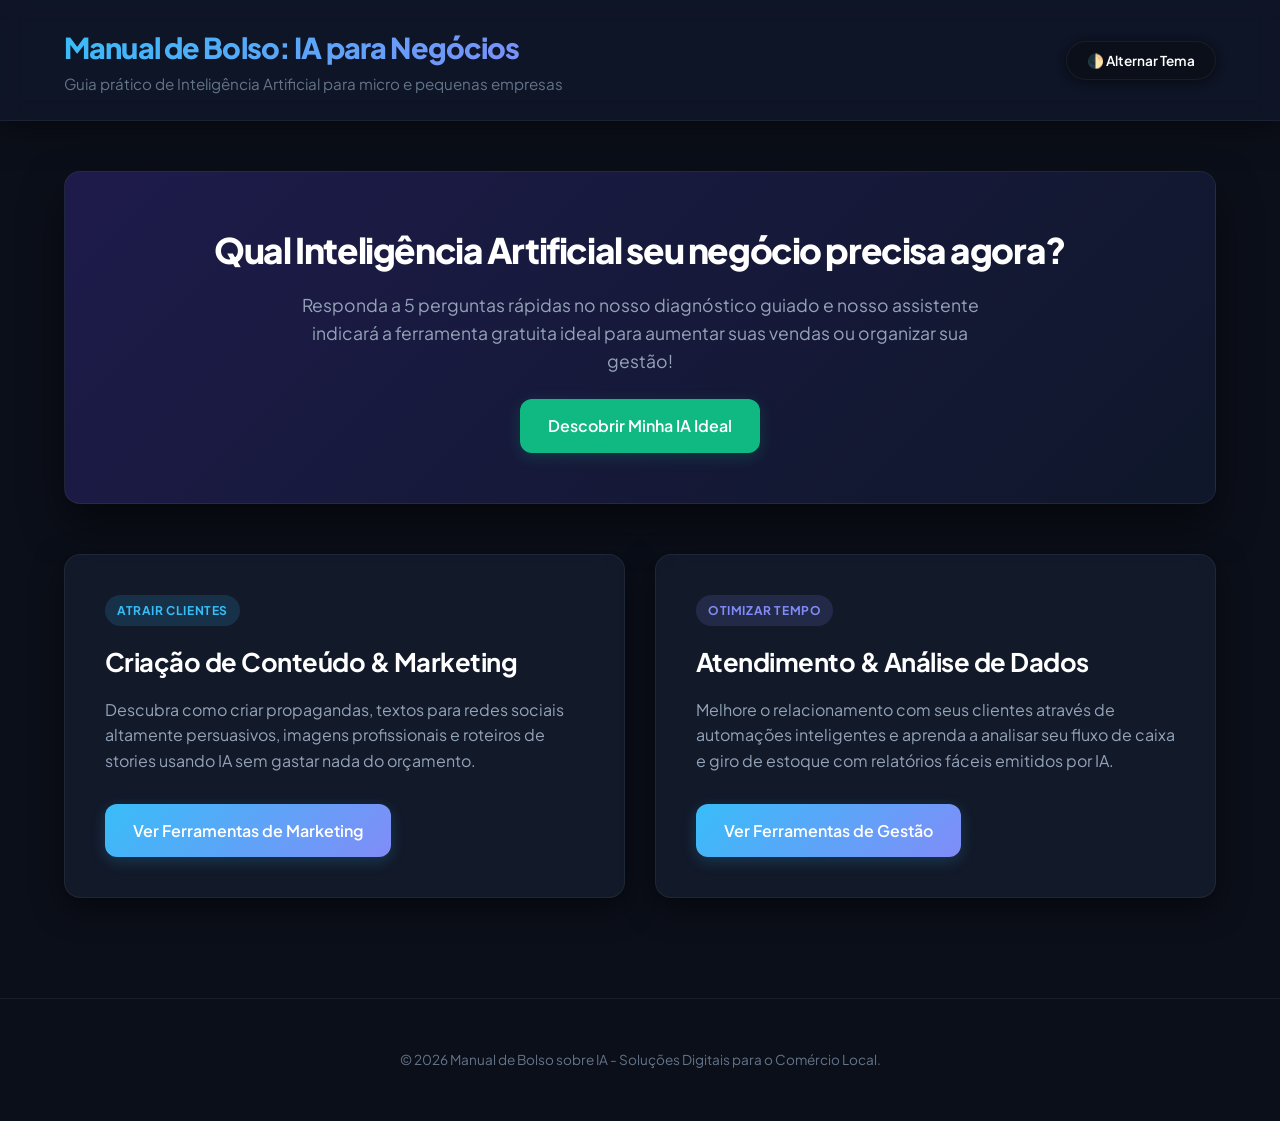
<file: index.html>
<!DOCTYPE html>
<html lang="pt-BR">
<head>
    <meta charset="UTF-8">
    <meta name="viewport" content="width=device-width, initial-scale=1.0">
    <title>Manual de Bolso - IA para Negócios</title>
    <link rel="stylesheet" href="CSS/style.css">
</head>
<body>
    <header>
        <div class="container header-layout">
            <div class="header-info">
                <h1>Manual de Bolso: IA para Negócios</h1>
                <p>Guia prático de Inteligência Artificial para micro e pequenas empresas</p>
            </div>
            <button id="theme-toggle" class="btn-theme" aria-label="Alternar tema">🌓 Alternar Tema</button>
        </div>
    </header>

    <main class="container">
        <!-- Call to Action para o Recomendador de IA -->
        <section class="quiz-banner">
            <h2>Qual Inteligência Artificial seu negócio precisa agora?</h2>
            <p>Responda a 5 perguntas rápidas no nosso diagnóstico guiado e nosso assistente indicará a ferramenta gratuita ideal para aumentar suas vendas ou organizar sua gestão!</p>
            <a href="recomendador.html" class="btn btn-quiz">Descobrir Minha IA Ideal</a>
        </section>

        <!-- Seleção de Categorias de IA -->
        <section class="grid-plataformas">
            <div class="card-plataforma">
                <div>
                    <span class="badge badge-mk">Atrair Clientes</span>
                    <h2>Criação de Conteúdo & Marketing</h2>
                    <p>Descubra como criar propagandas, textos para redes sociais altamente persuasivos, imagens profissionais e roteiros de stories usando IA sem gastar nada do orçamento.</p>
                </div>
                <a href="arduino.html" class="btn">Ver Ferramentas de Marketing</a>
            </div>

            <div class="card-plataforma">
                <div>
                    <span class="badge badge-gt">Otimizar Tempo</span>
                    <h2>Atendimento & Análise de Dados</h2>
                    <p>Melhore o relacionamento com seus clientes através de automações inteligentes e aprenda a analisar seu fluxo de caixa e giro de estoque com relatórios fáceis emitidos por IA.</p>
                </div>
                <a href="esp32.html" class="btn">Ver Ferramentas de Gestão</a>
            </div>
        </section>
    </main>

    <footer>
        <p>&copy; 2026 Manual de Bolso sobre IA - Soluções Digitais para o Comércio Local.</p>
    </footer>

    <script src="JS/main.js"></script>
</body>
</html>
</file>
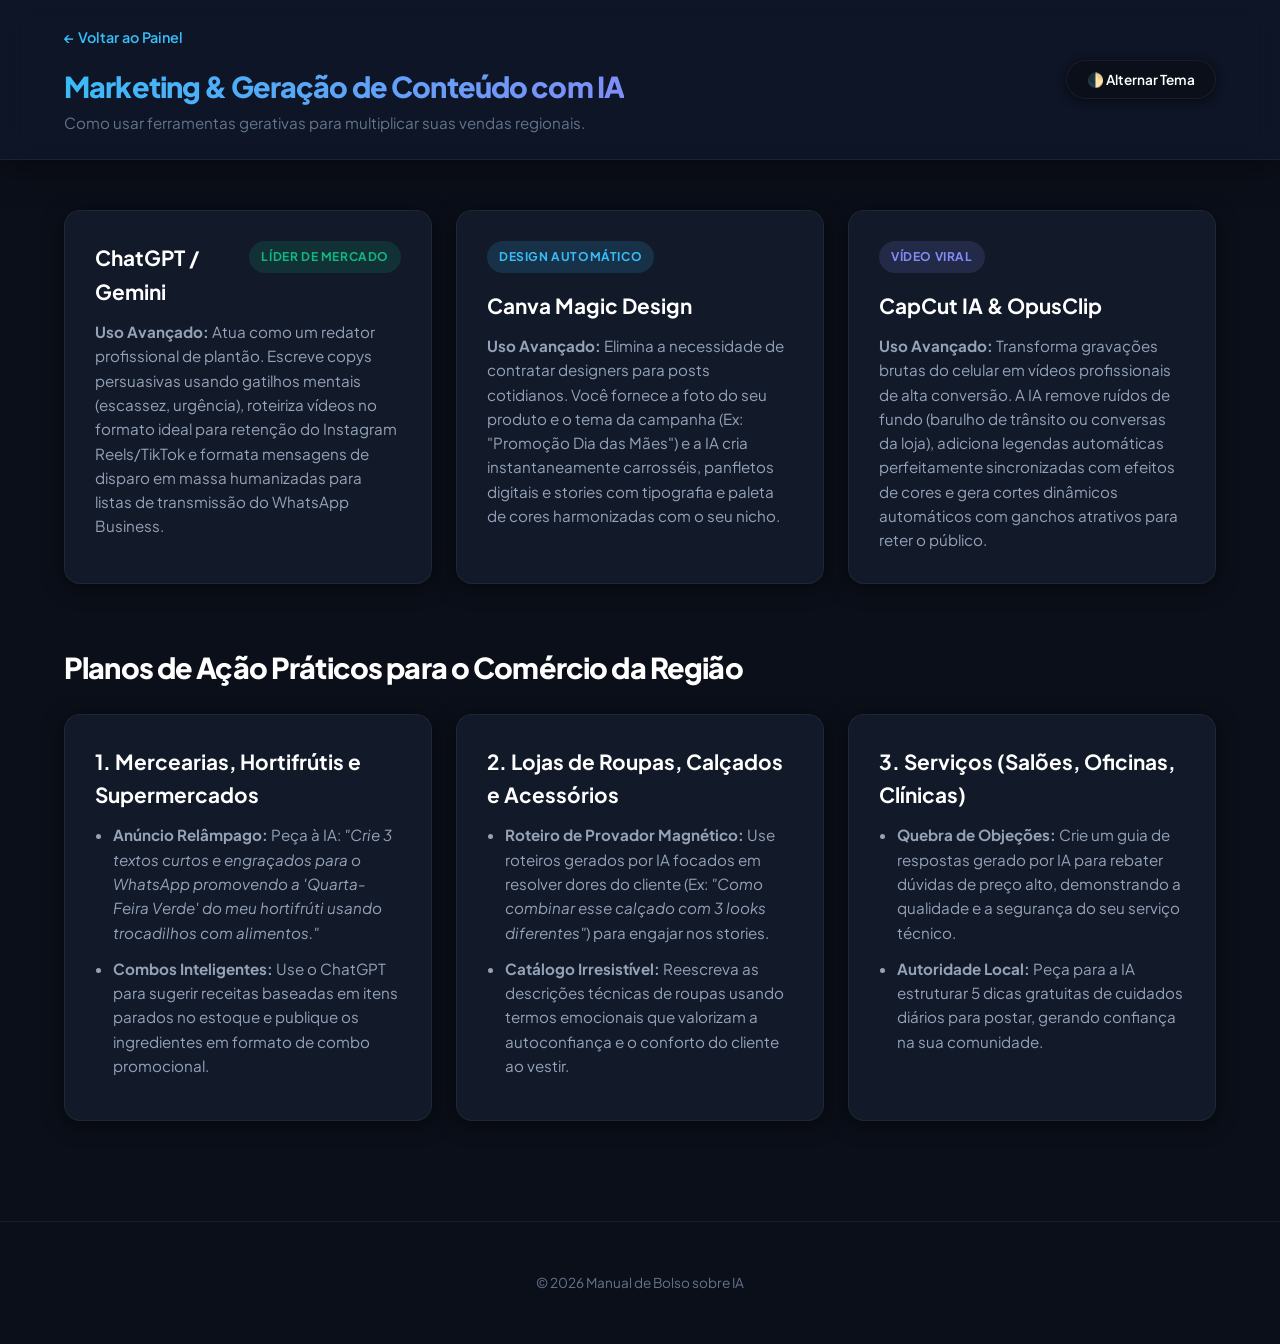
<file: arduino.html>
<!DOCTYPE html>
<html lang="pt-BR">
<head>
    <meta charset="UTF-8">
    <meta name="viewport" content="width=device-width, initial-scale=1.0">
    <title>Manual de IA - Marketing e Conteúdo</title>
    <link rel="stylesheet" href="CSS/style.css">
</head>
<body>
    <header>
        <div class="container header-layout">
            <div class="header-info">
                <a href="index.html" class="btn-back">← Voltar ao Painel</a>
                <h1>Marketing & Geração de Conteúdo com IA</h1>
                <p>Como usar ferramentas gerativas para multiplicar suas vendas regionais.</p>
            </div>
            <button id="theme-toggle" class="btn-theme" aria-label="Alternar tema">🌓 Alternar Tema</button>
        </div>
    </header>

    <main class="container">
        <section class="modelos-grid">
            <div class="modelo-item">
                <span class="badge badge-free">Líder de Mercado</span>
                <h3>ChatGPT / Gemini</h3>
                <p><strong>Uso Avançado:</strong> Atua como um redator profissional de plantão. Escreve copys persuasivas usando gatilhos mentais (escassez, urgência), roteiriza vídeos no formato ideal para retenção do Instagram Reels/TikTok e formata mensagens de disparo em massa humanizadas para listas de transmissão do WhatsApp Business.</p>
            </div>
            <div class="modelo-item">
                <span class="badge badge-mk">Design Automático</span>
                <h3>Canva Magic Design</h3>
                <p><strong>Uso Avançado:</strong> Elimina a necessidade de contratar designers para posts cotidianos. Você fornece a foto do seu produto e o tema da campanha (Ex: "Promoção Dia das Mães") e a IA cria instantaneamente carrosséis, panfletos digitais e stories com tipografia e paleta de cores harmonizadas com o seu nicho.</p>
            </div>
            <div class="modelo-item">
                <span class="badge badge-gt">Vídeo Viral</span>
                <h3>CapCut IA & OpusClip</h3>
                <p><strong>Uso Avançado:</strong> Transforma gravações brutas do celular em vídeos profissionais de alta conversão. A IA remove ruídos de fundo (barulho de trânsito ou conversas da loja), adiciona legendas automáticas perfeitamente sincronizadas com efeitos de cores e gera cortes dinâmicos automáticos com ganchos atrativos para reter o público.</p>
            </div>
        </section>

        <h2 class="section-title">Planos de Ação Práticos para o Comércio da Região</h2>
        <section class="aplicacoes-grid">
            <div class="app-card">
                <h4>1. Mercearias, Hortifrútis e Supermercados</h4>
                <ul>
                    <li><strong>Anúncio Relâmpago:</strong> Peça à IA: <em>"Crie 3 textos curtos e engraçados para o WhatsApp promovendo a 'Quarta-Feira Verde' do meu hortifrúti usando trocadilhos com alimentos."</em></li>
                    <li><strong>Combos Inteligentes:</strong> Use o ChatGPT para sugerir receitas baseadas em itens parados no estoque e publique os ingredientes em formato de combo promocional.</li>
                </ul>
            </div>
            <div class="app-card">
                <h4>2. Lojas de Roupas, Calçados e Acessórios</h4>
                <ul>
                    <li><strong>Roteiro de Provador Magnético:</strong> Use roteiros gerados por IA focados em resolver dores do cliente (Ex: <em>"Como combinar esse calçado com 3 looks diferentes"</em>) para engajar nos stories.</li>
                    <li><strong>Catálogo Irresistível:</strong> Reescreva as descrições técnicas de roupas usando termos emocionais que valorizam a autoconfiança e o conforto do cliente ao vestir.</li>
                </ul>
            </div>
            <div class="app-card">
                <h4>3. Serviços (Salões, Oficinas, Clínicas)</h4>
                <ul>
                    <li><strong>Quebra de Objeções:</strong> Crie um guia de respostas gerado por IA para rebater dúvidas de preço alto, demonstrando a qualidade e a segurança do seu serviço técnico.</li>
                    <li><strong>Autoridade Local:</strong> Peça para a IA estruturar 5 dicas gratuitas de cuidados diários para postar, gerando confiança na sua comunidade.</li>
                </ul>
            </div>
        </section>
    </main>

    <footer>
        <p>&copy; 2026 Manual de Bolso sobre IA</p>
    </footer>

    <script src="JS/main.js"></script>
</body>
</html>
</file>
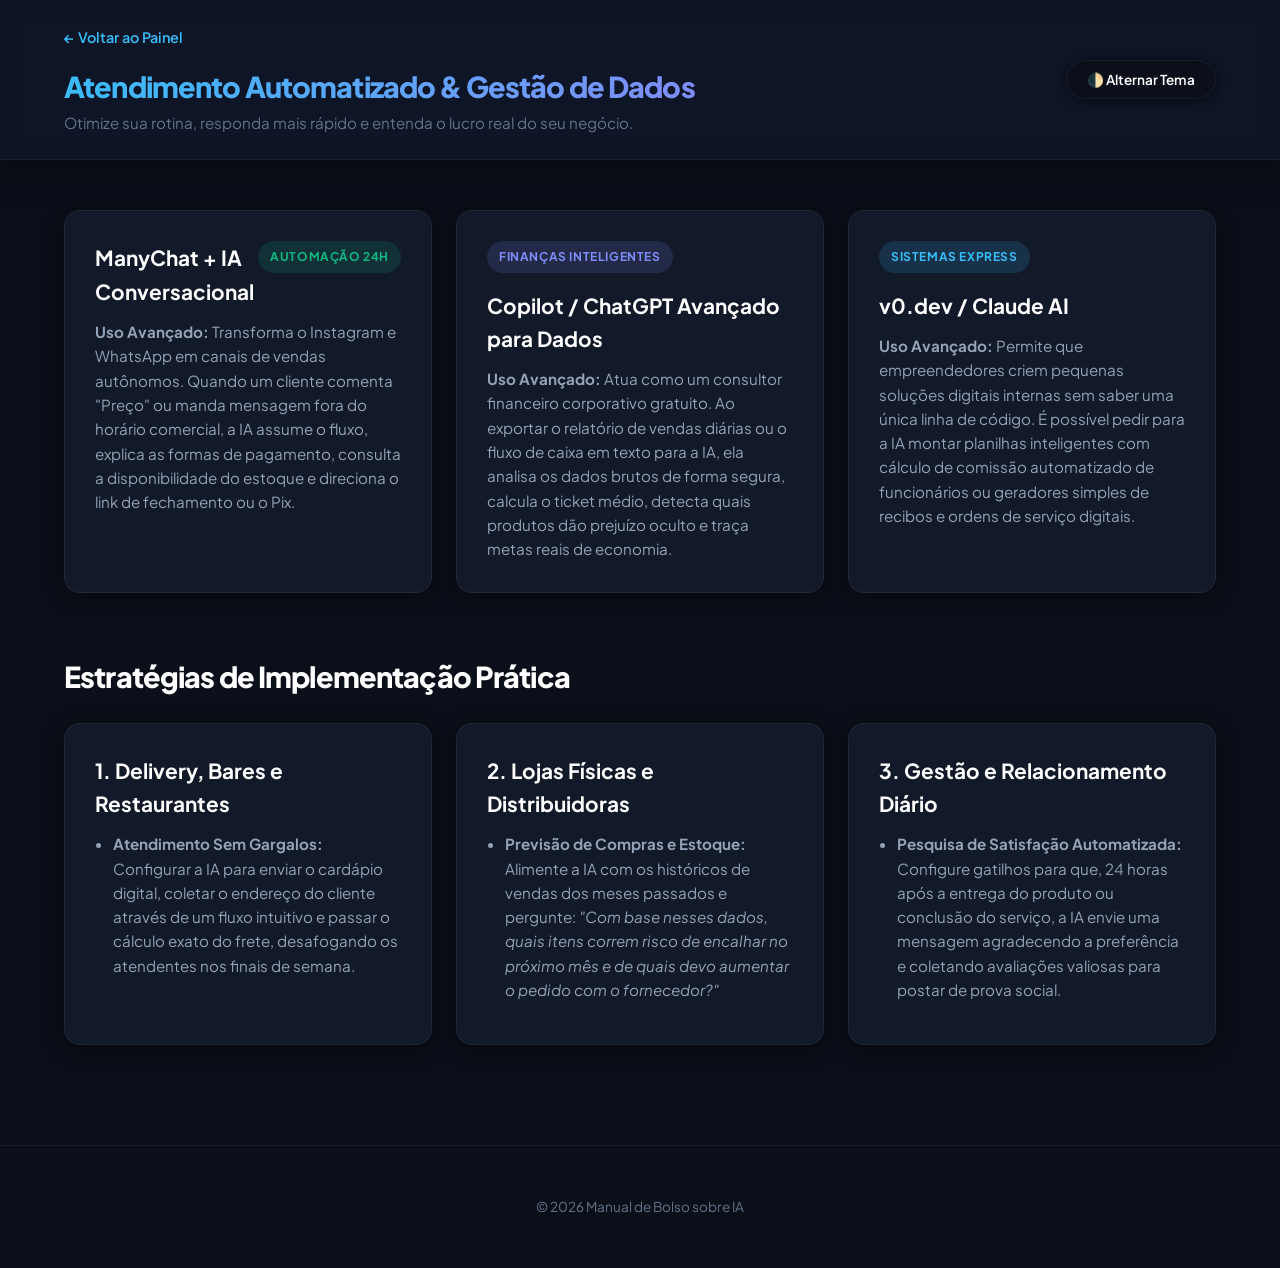
<file: esp32.html>
<!DOCTYPE html>
<html lang="pt-BR">
<head>
    <meta charset="UTF-8">
    <meta name="viewport" content="width=device-width, initial-scale=1.0">
    <title>Manual de IA - Atendimento e Dados</title>
    <link rel="stylesheet" href="CSS/style.css">
</head>
<body>
    <header>
        <div class="container header-layout">
            <div class="header-info">
                <a href="index.html" class="btn-back">← Voltar ao Painel</a>
                <h1>Atendimento Automatizado & Gestão de Dados</h1>
                <p>Otimize sua rotina, responda mais rápido e entenda o lucro real do seu negócio.</p>
            </div>
            <button id="theme-toggle" class="btn-theme" aria-label="Alternar tema">🌓 Alternar Tema</button>
        </div>
    </header>

    <main class="container">
        <section class="modelos-grid">
            <div class="modelo-item">
                <span class="badge badge-free">Automação 24h</span>
                <h3>ManyChat + IA Conversacional</h3>
                <p><strong>Uso Avançado:</strong> Transforma o Instagram e WhatsApp em canais de vendas autônomos. Quando um cliente comenta "Preço" ou manda mensagem fora do horário comercial, a IA assume o fluxo, explica as formas de pagamento, consulta a disponibilidade do estoque e direciona o link de fechamento ou o Pix.</p>
            </div>
            <div class="modelo-item">
                <span class="badge badge-gt">Finanças Inteligentes</span>
                <h3>Copilot / ChatGPT Avançado para Dados</h3>
                <p><strong>Uso Avançado:</strong> Atua como um consultor financeiro corporativo gratuito. Ao exportar o relatório de vendas diárias ou o fluxo de caixa em texto para a IA, ela analisa os dados brutos de forma segura, calcula o ticket médio, detecta quais produtos dão prejuízo oculto e traça metas reais de economia.</p>
            </div>
            <div class="modelo-item">
                <span class="badge badge-mk">Sistemas Express</span>
                <h3>v0.dev / Claude AI</h3>
                <p><strong>Uso Avançado:</strong> Permite que empreendedores criem pequenas soluções digitais internas sem saber uma única linha de código. É possível pedir para a IA montar planilhas inteligentes com cálculo de comissão automatizado de funcionários ou geradores simples de recibos e ordens de serviço digitais.</p>
            </div>
        </section>

        <h2 class="section-title">Estratégias de Implementação Prática</h2>
        <section class="aplicacoes-grid">
            <div class="app-card">
                <h4>1. Delivery, Bares e Restaurantes</h4>
                <ul>
                    <li><strong>Atendimento Sem Gargalos:</strong> Configurar a IA para enviar o cardápio digital, coletar o endereço do cliente através de um fluxo intuitivo e passar o cálculo exato do frete, desafogando os atendentes nos finais de semana.</li>
                </ul>
            </div>
            <div class="app-card">
                <h4>2. Lojas Físicas e Distribuidoras</h4>
                <ul>
                    <li><strong>Previsão de Compras e Estoque:</strong> Alimente a IA com os históricos de vendas dos meses passados e pergunte: <em>"Com base nesses dados, quais itens correm risco de encalhar no próximo mês e de quais devo aumentar o pedido com o fornecedor?"</em></li>
                </ul>
            </div>
            <div class="app-card">
                <h4>3. Gestão e Relacionamento Diário</h4>
                <ul>
                    <li><strong>Pesquisa de Satisfação Automatizada:</strong> Configure gatilhos para que, 24 horas após a entrega do produto ou conclusão do serviço, a IA envie uma mensagem agradecendo a preferência e coletando avaliações valiosas para postar de prova social.</li>
                </ul>
            </div>
        </section>
    </main>

    <footer>
        <p>&copy; 2026 Manual de Bolso sobre IA</p>
    </footer>

    <script src="JS/main.js"></script>
</body>
</html>
</file>
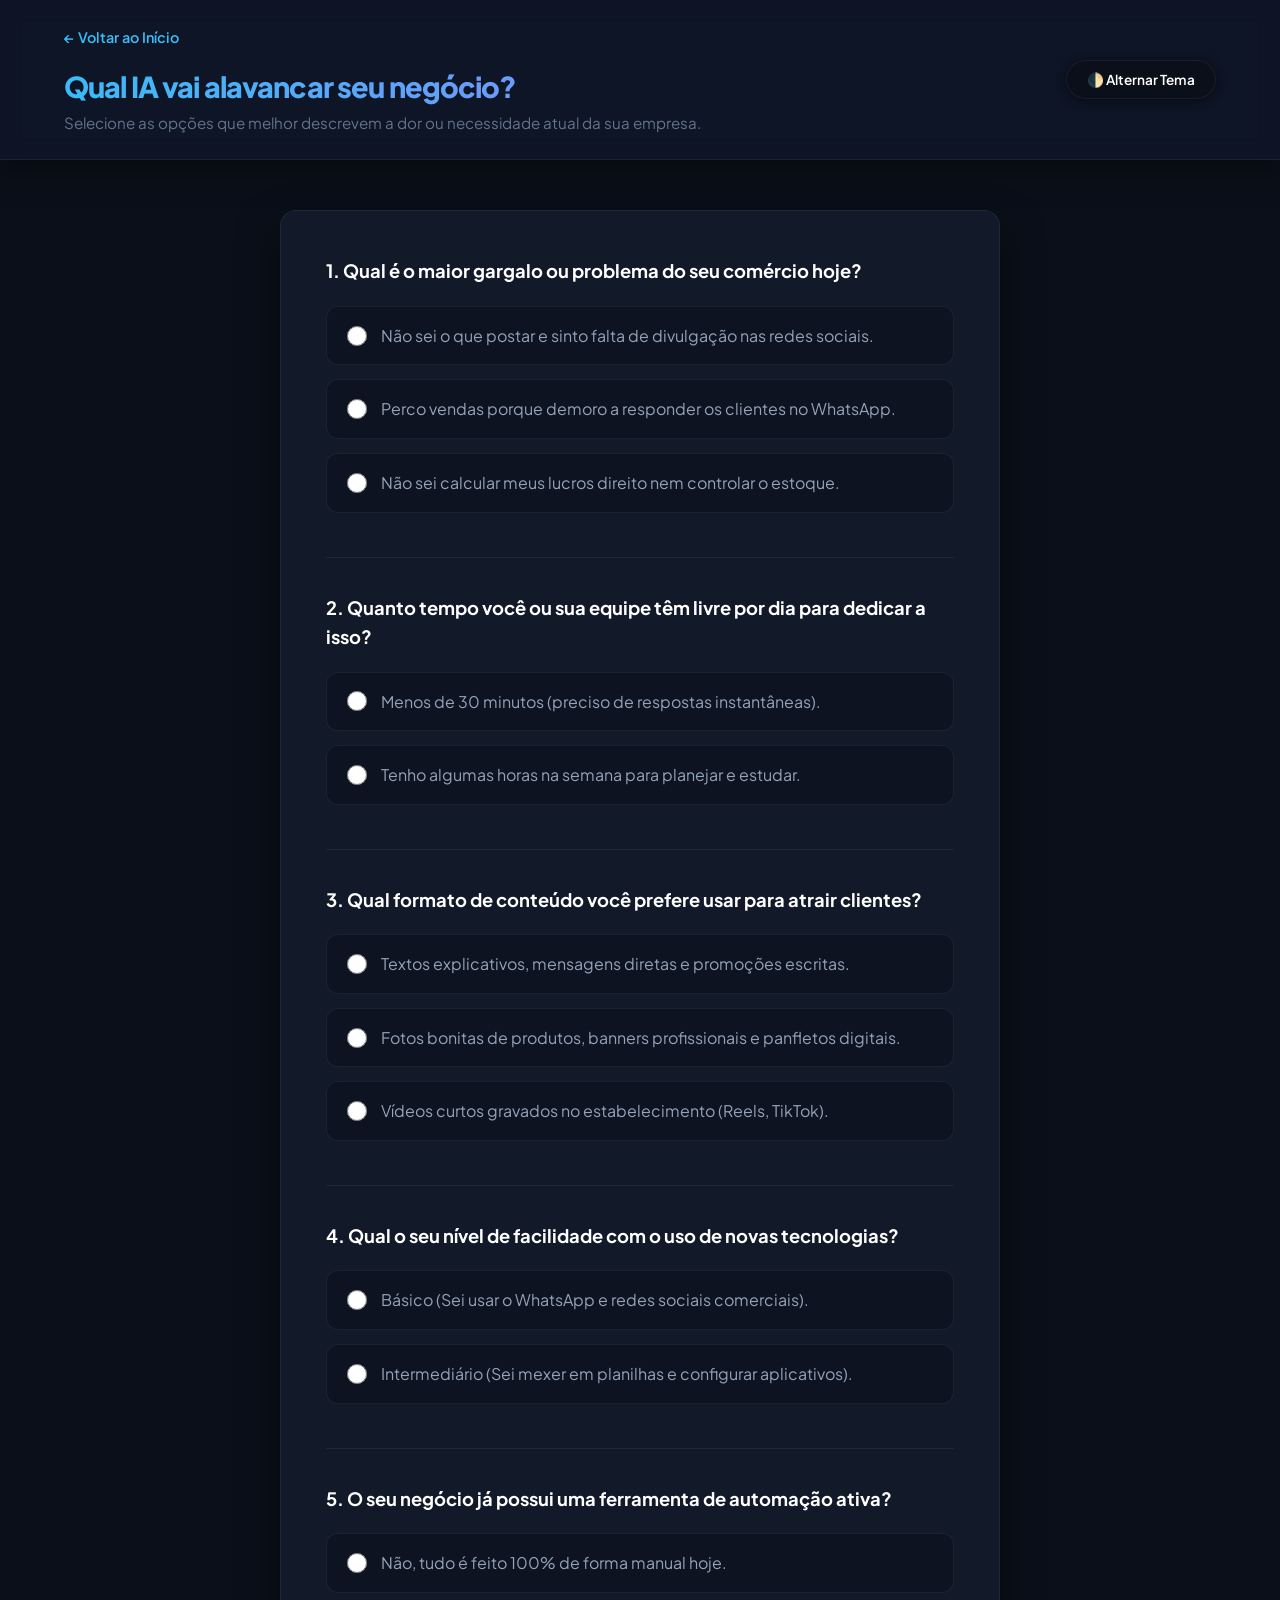
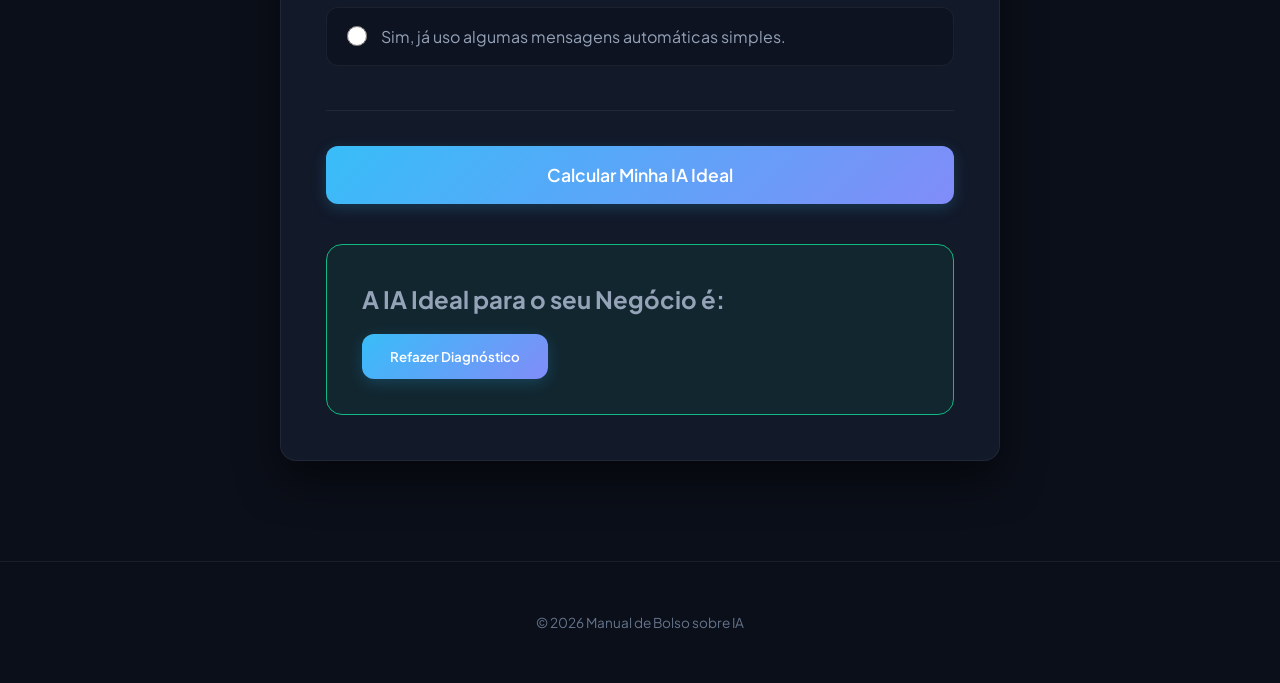
<file: recomendador.html>
<!DOCTYPE html>
<html lang="pt-BR">
<head>
    <meta charset="UTF-8">
    <meta name="viewport" content="width=device-width, initial-scale=1.0">
    <title>Assistente Inteligente de IA</title>
    <link rel="stylesheet" href="CSS/style.css">
</head>
<body>
    <header>
        <div class="container header-layout">
            <div class="header-info">
                <a href="index.html" class="btn-back">← Voltar ao Início</a>
                <h1>Qual IA vai alavancar seu negócio?</h1>
                <p>Selecione as opções que melhor descrevem a dor ou necessidade atual da sua empresa.</p>
            </div>
            <button id="theme-toggle" class="btn-theme" aria-label="Alternar tema">🌓 Alternar Tema</button>
        </div>
    </header>

    <main class="container">
        <section class="quiz-container">
            <form id="quizForm">
                <div class="question">
                    <p>1. Qual é o maior gargalo ou problema do seu comércio hoje?</p>
                    <label><input type="radio" name="q1" value="marketing" required> Não sei o que postar e sinto falta de divulgação nas redes sociais.</label>
                    <label><input type="radio" name="q1" value="atendimento"> Perco vendas porque demoro a responder os clientes no WhatsApp.</label>
                    <label><input type="radio" name="q1" value="dados"> Não sei calcular meus lucros direito nem controlar o estoque.</label>
                </div>

                <div class="question">
                    <p>2. Quanto tempo você ou sua equipe têm livre por dia para dedicar a isso?</p>
                    <label><input type="radio" name="q2" value="pouco" required> Menos de 30 minutos (preciso de respostas instantâneas).</label>
                    <label><input type="radio" name="q2" value="medio"> Tenho algumas horas na semana para planejar e estudar.</label>
                </div>

                <div class="question">
                    <p>3. Qual formato de conteúdo você prefere usar para atrair clientes?</p>
                    <label><input type="radio" name="q3" value="texto" required> Textos explicativos, mensagens diretas e promoções escritas.</label>
                    <label><input type="radio" name="q3" value="imagem"> Fotos bonitas de produtos, banners profissionais e panfletos digitais.</label>
                    <label><input type="radio" name="q3" value="video"> Vídeos curtos gravados no estabelecimento (Reels, TikTok).</label>
                </div>

                <div class="question">
                    <p>4. Qual o seu nível de facilidade com o uso de novas tecnologias?</p>
                    <label><input type="radio" name="q4" value="basico" required> Básico (Sei usar o WhatsApp e redes sociais comerciais).</label>
                    <label><input type="radio" name="q4" value="medio"> Intermediário (Sei mexer em planilhas e configurar aplicativos).</label>
                </div>

                <div class="question">
                    <p>5. O seu negócio já possui uma ferramenta de automação ativa?</p>
                    <label><input type="radio" name="q5" value="nao" required> Não, tudo é feito 100% de forma manual hoje.</label>
                    <label><input type="radio" name="q5" value="sim"> Sim, já uso algumas mensagens automáticas simples.</label>
                </div>

                <button type="submit" class="btn btn-submit">Calcular Minha IA Ideal</button>
            </form>

            <div id="resultado" class="resultado-box hidden">
                <h2>A IA Ideal para o seu Negócio é:</h2>
                <p id="resultado-texto"></p>
                <button type="button" onclick="reiniciarQuiz()" class="btn" style="margin-top: 15px;">Refazer Diagnóstico</button>
            </div>
        </section>
    </main>

    <footer>
        <p>&copy; 2026 Manual de Bolso sobre IA</p>
    </footer>

    <script src="JS/main.js"></script>
    <script src="JS/quiz.js"></script>
</body>
</html>
</file>
<file: CSS/style.css>
/* Importando uma fonte mais moderna e limpa */
@import url('https://fonts.googleapis.com/css2?family=Plus+Jakarta+Sans:wght@400;500;600;700;800&display=swap');

:root {
    --bg-principal: #0b0f19;
    --bg-card: rgba(22, 30, 49, 0.7);
    --bg-header: rgba(15, 23, 42, 0.8);
    --texto-principal: #94a3b8;
    --texto-destaque: #ffffff;
    --texto-suave: #64748b;
    --borda-sutil: rgba(255, 255, 255, 0.06);
    --borda-neon: #38bdf8;
    --gradiente-prime: linear-gradient(135deg, #38bdf8 0%, #818cf8 100%);
    --bg-quiz-banner: linear-gradient(135deg, #1e1b4b 0%, #0f172a 100%);
    --sombra: rgba(0, 0, 0, 0.5);
    --glass-blur: blur(12px);
    --radius: 16px;
}

[data-theme="light"] {
    --bg-principal: #f8fafc;
    --bg-card: rgba(255, 255, 255, 0.8);
    --bg-header: rgba(241, 245, 249, 0.8);
    --texto-principal: #475569;
    --texto-destaque: #0f172a;
    --texto-suave: #94a3b8;
    --borda-sutil: rgba(0, 0, 0, 0.06);
    --borda-neon: #0284c7;
    --gradiente-prime: linear-gradient(135deg, #0284c7 0%, #4f46e5 100%);
    --bg-quiz-banner: linear-gradient(135deg, #e0f2fe 0%, #f1f5f9 100%);
    --sombra: rgba(148, 163, 184, 0.15);
}

/* Reset Avançado */
* {
    margin: 0;
    padding: 0;
    box-sizing: border-box;
    font-family: 'Plus Jakarta Sans', sans-serif;
    transition: background-color 0.3s ease, color 0.3s ease, border-color 0.3s ease, transform 0.2s ease, box-shadow 0.2s ease;
}

body {
    background-color: var(--bg-principal);
    color: var(--texto-principal);
    line-height: 1.6;
    overflow-x: hidden;
}

.container {
    max-width: 1200px;
    margin: 0 auto;
    padding: 0 24px;
}

/* Header com Efeito Vidro Fixo/Flutuante */
header {
    background-color: var(--bg-header);
    backdrop-filter: var(--glass-blur);
    -webkit-backdrop-filter: var(--glass-blur);
    padding: 24px 0;
    border-bottom: 1px solid var(--borda-sutil);
    box-shadow: 0 4px 30px var(--sombra);
    margin-bottom: 50px;
}

.header-layout {
    display: flex;
    justify-content: space-between;
    align-items: center;
    gap: 20px;
}

header h1 {
    font-size: 1.8rem;
    font-weight: 800;
    letter-spacing: -0.03em;
    background: var(--gradiente-prime);
    -webkit-background-clip: text;
    -webkit-text-fill-color: transparent;
}

header p {
    color: var(--texto-suave);
    font-size: 0.95rem;
    margin-top: 2px;
}

/* Botão de Alternar Tema Clean */
.btn-theme {
    background-color: var(--bg-principal);
    color: var(--texto-destaque);
    border: 1px solid var(--borda-sutil);
    padding: 10px 20px;
    border-radius: 100px;
    cursor: pointer;
    font-weight: 600;
    font-size: 0.85rem;
    box-shadow: 0 2px 10px var(--sombra);
}

.btn-theme:hover {
    border-color: var(--borda-neon);
    transform: translateY(-2px);
}

/* Botões Modernos */
.btn {
    display: inline-flex;
    align-items: center;
    justify-content: center;
    background: var(--gradiente-prime);
    color: #ffffff !important;
    padding: 14px 28px;
    text-decoration: none;
    border-radius: 12px;
    font-weight: 600;
    border: none;
    cursor: pointer;
    box-shadow: 0 4px 15px rgba(56, 189, 248, 0.2);
}

.btn:hover {
    transform: translateY(-3px);
    box-shadow: 0 8px 25px rgba(56, 189, 248, 0.4);
}

.btn-back {
    color: var(--borda-neon);
    text-decoration: none;
    display: inline-flex;
    align-items: center;
    gap: 6px;
    margin-bottom: 14px;
    font-weight: 600;
    font-size: 0.9rem;
}

/* Hero Section (Quiz Banner) */
.quiz-banner {
    background: var(--bg-quiz-banner);
    border: 1px solid var(--borda-sutil);
    border-radius: var(--radius);
    padding: 50px 40px;
    text-align: center;
    margin-bottom: 50px;
    box-shadow: 0 20px 40px var(--sombra);
    position: relative;
    overflow: hidden;
}

.quiz-banner h2 {
    font-size: 2.2rem;
    font-weight: 800;
    color: var(--texto-destaque);
    margin-bottom: 12px;
    letter-spacing: -0.04em;
}

[data-theme="light"] .quiz-banner h2 {
    background: linear-gradient(135deg, #0f172a 0%, #1e3a8a 100%);
    -webkit-background-clip: text;
    -webkit-text-fill-color: transparent;
}

.quiz-banner p {
    max-width: 700px;
    margin: 0 auto 24px auto;
    font-size: 1.1rem;
}

.btn-quiz {
    background: #10b981;
    box-shadow: 0 4px 15px rgba(16, 185, 129, 0.2);
}

.btn-quiz:hover {
    background: #0d9488;
    box-shadow: 0 8px 25px rgba(16, 185, 129, 0.4);
}

/* Cards com Efeito de Vidro (Glassmorphism) */
.grid-plataformas {
    display: grid;
    grid-template-columns: repeat(auto-fit, minmax(340px, 1fr));
    gap: 30px;
}

.card-plataforma {
    background-color: var(--bg-card);
    backdrop-filter: var(--glass-blur);
    -webkit-backdrop-filter: var(--glass-blur);
    padding: 40px;
    border-radius: var(--radius);
    border: 1px solid var(--borda-sutil);
    box-shadow: 0 10px 30px var(--sombra);
    display: flex;
    flex-direction: column;
    justify-content: space-between;
    align-items: flex-start;
    text-align: left;
}

.card-plataforma h2 {
    color: var(--texto-destaque);
    font-size: 1.6rem;
    font-weight: 700;
    margin-bottom: 14px;
    letter-spacing: -0.02em;
}

.card-plataforma p {
    margin-bottom: 30px;
    font-size: 1rem;
    color: var(--texto-principal);
}

.card-plataforma:hover {
    transform: translateY(-5px);
    border-color: var(--borda-neon);
    box-shadow: 0 15px 35px rgba(56, 189, 248, 0.1);
}

/* Badges/Etiquetas de Categoria */
.badge {
    display: inline-block;
    padding: 6px 12px;
    border-radius: 100px;
    font-size: 0.75rem;
    font-weight: 700;
    text-transform: uppercase;
    margin-bottom: 16px;
    letter-spacing: 0.05em;
}
.badge-mk { background: rgba(56, 189, 248, 0.15); color: #38bdf8; }
.badge-gt { background: rgba(129, 140, 248, 0.15); color: #818cf8; }
.badge-free { background: rgba(16, 185, 129, 0.15); color: #10b981; float: right; }

/* Subpáginas (Aprofundamento de Assunto) */
.modelos-grid, .aplicacoes-grid {
    display: grid;
    grid-template-columns: repeat(auto-fit, minmax(280px, 1fr));
    gap: 24px;
    margin-bottom: 40px;
}

.modelo-item, .app-card {
    background-color: var(--bg-card);
    backdrop-filter: var(--glass-blur);
    -webkit-backdrop-filter: var(--glass-blur);
    padding: 30px;
    border-radius: var(--radius);
    border: 1px solid var(--borda-sutil);
    box-shadow: 0 4px 20px var(--sombra);
}

.modelo-item:hover, .app-card:hover {
    transform: translateY(-3px);
    border-color: rgba(255, 255, 255, 0.15);
}

.modelo-item h3, .app-card h4 {
    color: var(--texto-destaque);
    font-size: 1.3rem;
    font-weight: 700;
    margin-bottom: 12px;
}

.modelo-item p {
    font-size: 0.95rem;
    color: var(--texto-principal);
}

.section-title {
    margin: 60px 0 24px 0;
    font-size: 1.8rem;
    font-weight: 800;
    color: var(--texto-destaque);
    letter-spacing: -0.03em;
}

.app-card ul {
    padding-left: 18px;
}

.app-card li {
    margin-bottom: 12px;
    font-size: 0.95rem;
}

/* Quiz Style Avançado */
.quiz-container {
    background-color: var(--bg-card);
    backdrop-filter: var(--glass-blur);
    padding: 45px;
    border-radius: var(--radius);
    max-width: 720px;
    margin: 0 auto;
    border: 1px solid var(--borda-sutil);
    box-shadow: 0 20px 40px var(--sombra);
}

.question {
    margin-bottom: 35px;
    border-bottom: 1px solid var(--borda-sutil);
    padding-bottom: 30px;
}

.question p {
    color: var(--texto-destaque);
    font-weight: 700;
    font-size: 1.15rem;
    margin-bottom: 20px;
}

.question label {
    display: flex;
    align-items: center;
    gap: 14px;
    margin-bottom: 14px;
    cursor: pointer;
    padding: 16px 20px;
    background-color: rgba(0, 0, 0, 0.2);
    border-radius: 12px;
    font-size: 1rem;
    border: 1px solid var(--borda-sutil);
}

[data-theme="light"] .question label {
    background-color: rgba(255, 255, 255, 0.5);
}

.question label:hover {
    border-color: var(--borda-neon);
    background-color: rgba(56, 189, 248, 0.05);
    transform: translateX(4px);
}

.question input[type="radio"] {
    accent-color: var(--borda-neon);
    width: 20px;
    height: 20px;
}

.btn-submit {
    width: 100%;
    padding: 18px;
    font-size: 1.1rem;
    background: var(--gradiente-prime);
}

.resultado-box {
    margin-top: 40px;
    padding: 35px;
    background-color: rgba(16, 185, 129, 0.08);
    border: 1px solid #10b981;
    border-radius: var(--radius);
}

/* Footer modernizado */
footer {
    text-align: center;
    padding: 50px 0;
    margin-top: 100px;
    border-top: 1px solid var(--borda-sutil);
    font-size: 0.85rem;
    color: var(--texto-suave);
}
</file>
